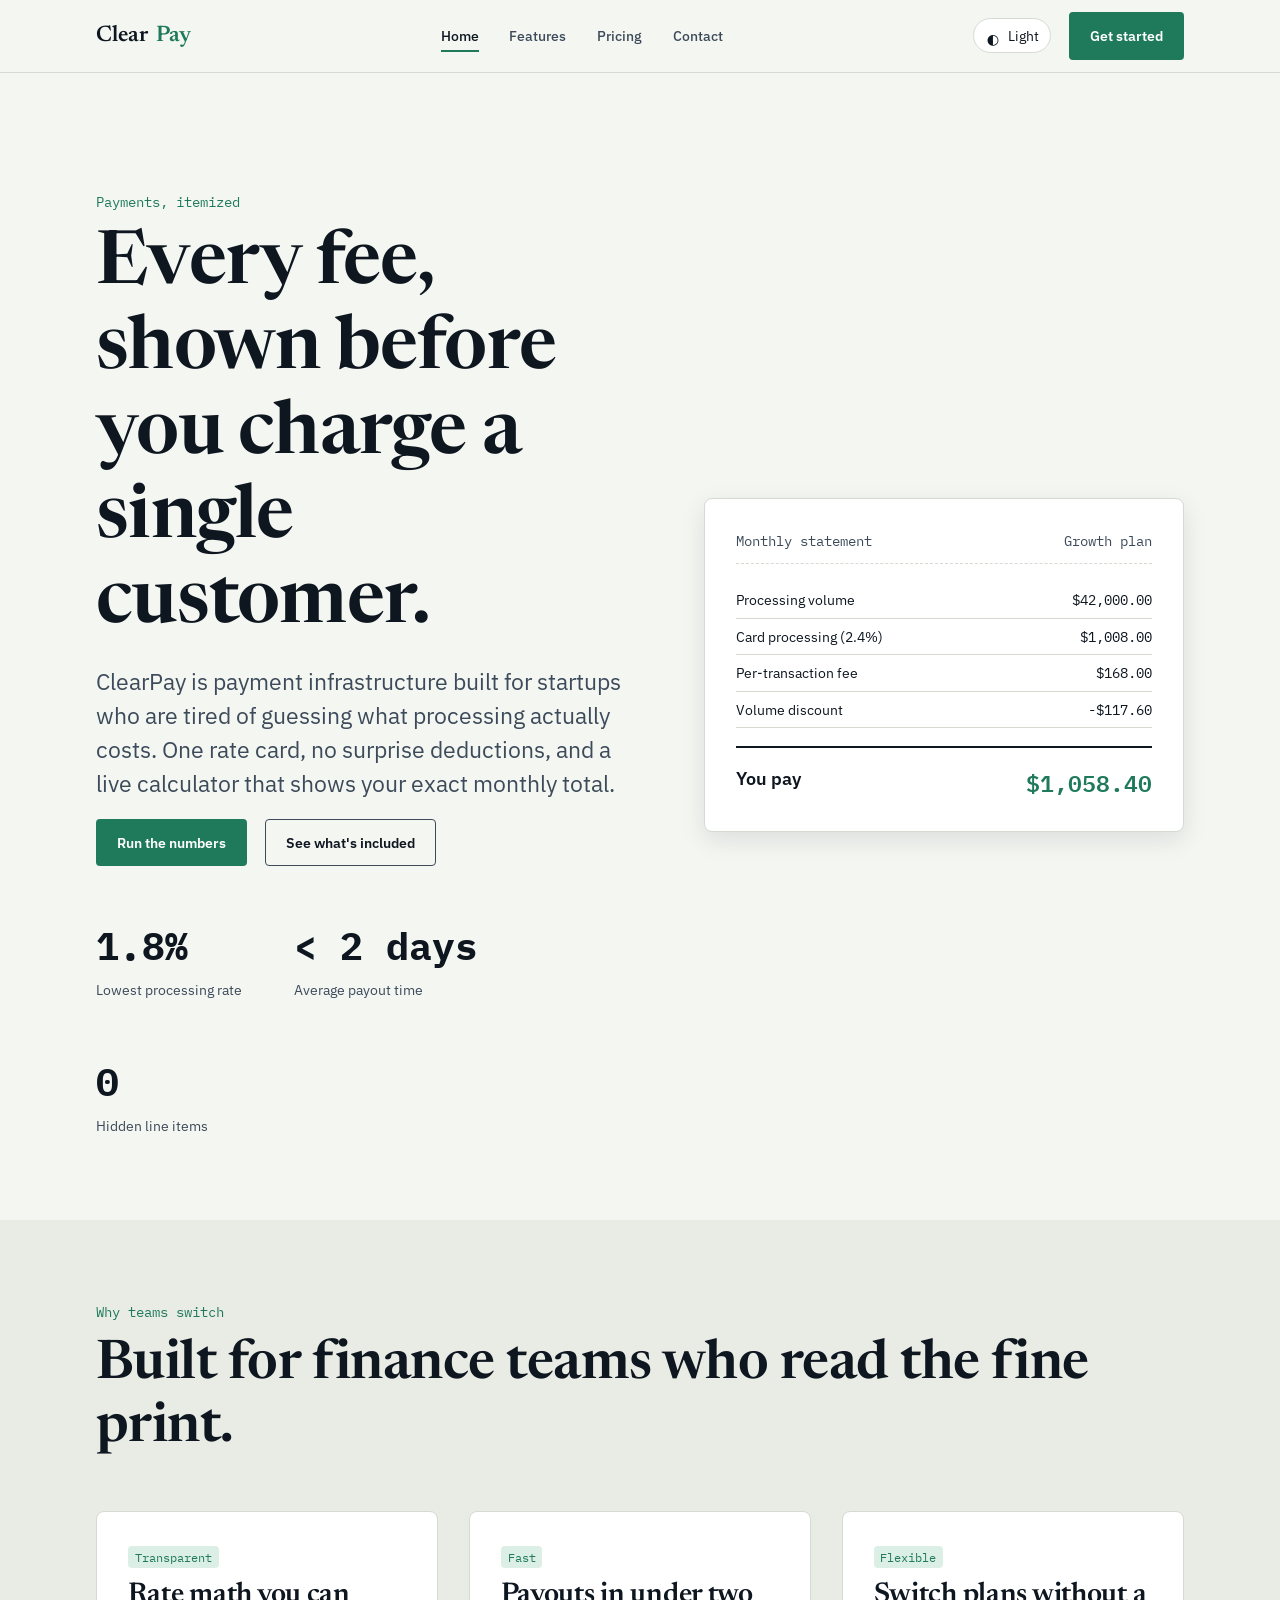
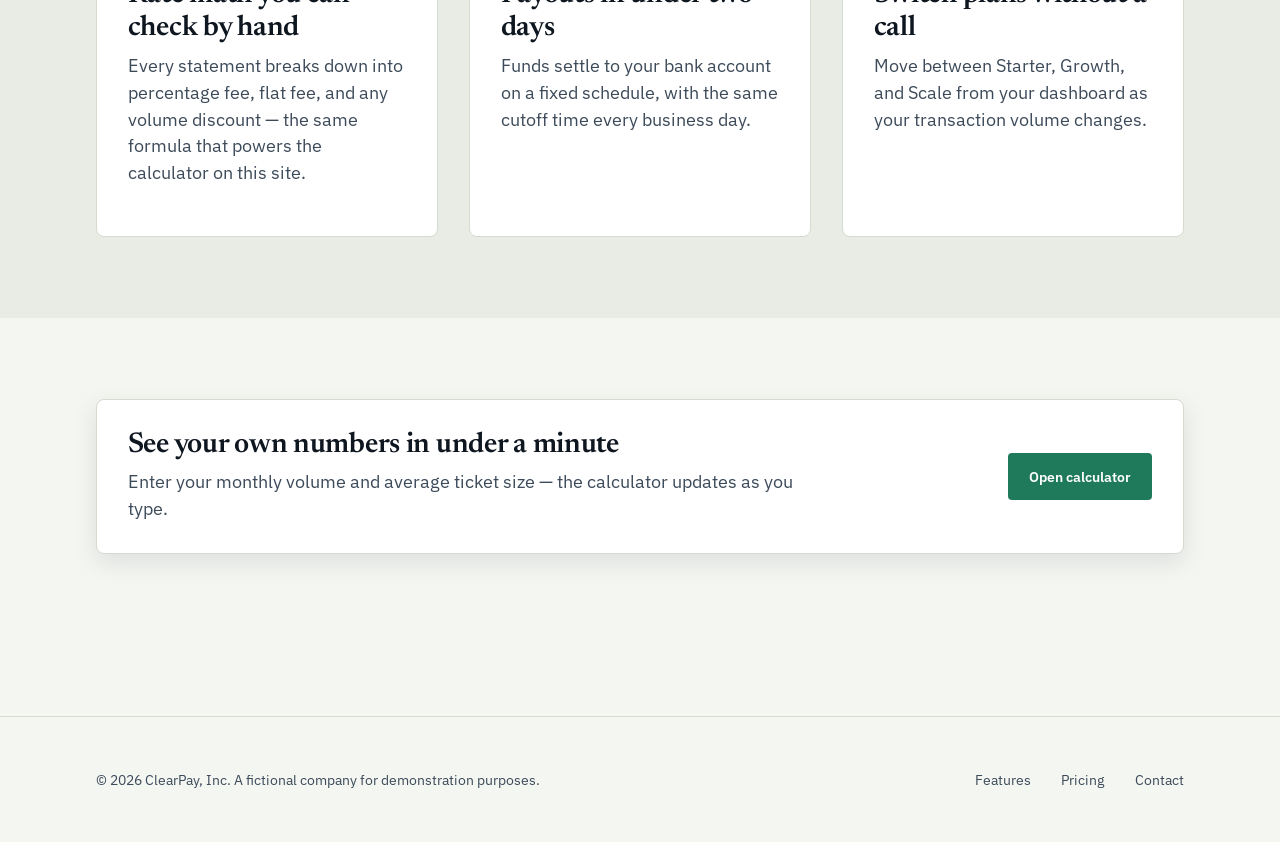
<file: clearpay/index.html>
<!DOCTYPE html>
<html lang="en">
<head>
<meta charset="UTF-8">
<meta name="viewport" content="width=device-width, initial-scale=1">
<title>ClearPay — Payments infrastructure for growing businesses</title>
<meta name="description" content="ClearPay gives startups transparent, real-time payment processing with no hidden fees — see your exact rate before you sign up.">
<link rel="preconnect" href="https://fonts.googleapis.com">
<link rel="preconnect" href="https://fonts.gstatic.com" crossorigin>
<link href="https://fonts.googleapis.com/css2?family=Newsreader:wght@500;600;700&amp;family=IBM+Plex+Sans:wght@400;500;600;700&amp;family=IBM+Plex+Mono:wght@500;600&amp;display=swap" rel="stylesheet">
<link rel="stylesheet" href="css/tokens.css">
<link rel="stylesheet" href="css/main.css">
</head>
<body>
<a class="skip-link" href="#main">Skip to main content</a>

<header class="site-header">
  <div class="wrap header-row">
    <a class="brand" href="index.html">Clear<span>Pay</span></a>
    <button class="nav-toggle" type="button" data-nav-toggle aria-expanded="false" aria-controls="primary-nav">
      <span>Menu</span>
    </button>
    <nav class="primary-nav" id="primary-nav" aria-label="Primary">
      <ul>
        <li><a href="index.html" aria-current="page">Home</a></li>
        <li><a href="features.html">Features</a></li>
        <li><a href="pricing.html">Pricing</a></li>
        <li><a href="contact.html">Contact</a></li>
      </ul>
    </nav>
    <div class="header-actions">
      <button class="theme-toggle" type="button" data-theme-toggle aria-pressed="false">
        <span class="icon" aria-hidden="true">◐</span>
        <span class="toggle-label">Light</span>
      </button>
      <a class="btn btn-primary" href="contact.html">Get started</a>
    </div>
  </div>
</header>

<main id="main">

  <section class="hero">
    <div class="wrap hero-grid">
      <div>
        <p class="eyebrow">Payments, itemized</p>
        <h1>Every fee, shown before you charge a single customer.</h1>
        <p class="lede">ClearPay is payment infrastructure built for startups who are tired of guessing what processing actually costs. One rate card, no surprise deductions, and a live calculator that shows your exact monthly total.</p>
        <div class="btn-row">
          <a class="btn btn-primary" href="pricing.html">Run the numbers</a>
          <a class="btn btn-secondary" href="features.html">See what's included</a>
        </div>
        <div class="stat-row">
          <div class="stat"><b>1.8%</b><span>Lowest processing rate</span></div>
          <div class="stat"><b>&lt; 2 days</b><span>Average payout time</span></div>
          <div class="stat"><b>0</b><span>Hidden line items</span></div>
        </div>
      </div>

      <div class="ledger-card reveal" aria-hidden="true">
        <header>
          <span>Monthly statement</span>
          <span>Growth plan</span>
        </header>
        <div class="ledger-row"><span>Processing volume</span><span class="amount">$42,000.00</span></div>
        <div class="ledger-row"><span>Card processing (2.4%)</span><span class="amount">$1,008.00</span></div>
        <div class="ledger-row"><span>Per-transaction fee</span><span class="amount">$168.00</span></div>
        <div class="ledger-row"><span>Volume discount</span><span class="amount">-$117.60</span></div>
        <div class="ledger-total"><span>You pay</span><span class="amount">$1,058.40</span></div>
      </div>
    </div>
  </section>

  <section class="section-alt">
    <div class="wrap">
      <p class="eyebrow">Why teams switch</p>
      <h2>Built for finance teams who read the fine print.</h2>
      <div class="card-grid">
        <div class="card reveal">
          <span class="tag">Transparent</span>
          <h3>Rate math you can check by hand</h3>
          <p>Every statement breaks down into percentage fee, flat fee, and any volume discount — the same formula that powers the calculator on this site.</p>
        </div>
        <div class="card reveal">
          <span class="tag">Fast</span>
          <h3>Payouts in under two days</h3>
          <p>Funds settle to your bank account on a fixed schedule, with the same cutoff time every business day.</p>
        </div>
        <div class="card reveal">
          <span class="tag">Flexible</span>
          <h3>Switch plans without a call</h3>
          <p>Move between Starter, Growth, and Scale from your dashboard as your transaction volume changes.</p>
        </div>
      </div>
    </div>
  </section>

  <section>
    <div class="wrap">
      <div class="ledger-card" style="max-width:none; display:grid; grid-template-columns: 1fr auto; align-items:center; gap: var(--space-md);">
        <div>
          <h3 style="margin-bottom:0.2em;">See your own numbers in under a minute</h3>
          <p style="margin:0;">Enter your monthly volume and average ticket size — the calculator updates as you type.</p>
        </div>
        <a class="btn btn-primary" href="pricing.html">Open calculator</a>
      </div>
    </div>
  </section>

</main>

<footer class="site-footer">
  <div class="wrap footer-grid">
    <span>&copy; 2026 ClearPay, Inc. A fictional company for demonstration purposes.</span>
    <nav aria-label="Footer">
      <ul>
        <li><a href="features.html">Features</a></li>
        <li><a href="pricing.html">Pricing</a></li>
        <li><a href="contact.html">Contact</a></li>
      </ul>
    </nav>
  </div>
</footer>

<script src="js/main.js"></script>
</body>
</html>
</file>
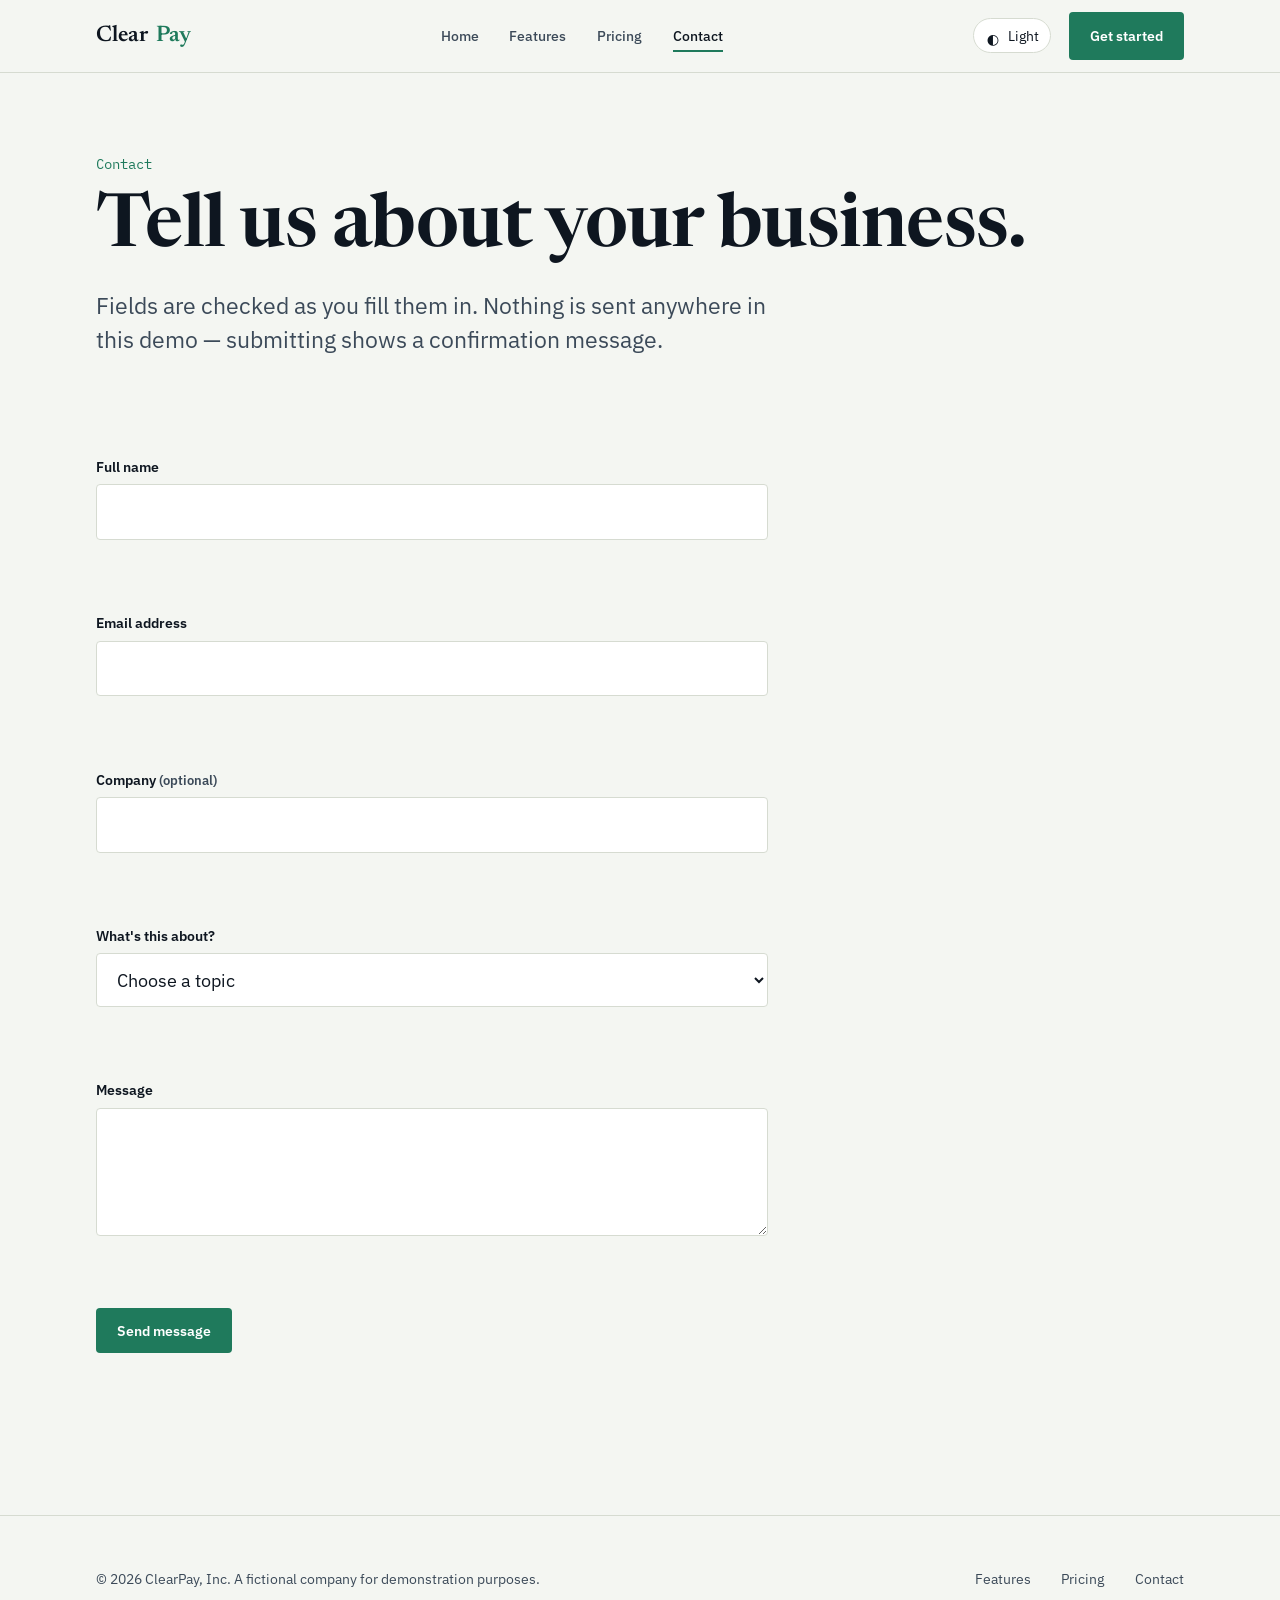
<file: clearpay/contact.html>
<!DOCTYPE html>
<html lang="en">
<head>
<meta charset="UTF-8">
<meta name="viewport" content="width=device-width, initial-scale=1">
<title>Contact — ClearPay</title>
<meta name="description" content="Get in touch with the ClearPay team about pricing, integration, or support.">
<link rel="preconnect" href="https://fonts.googleapis.com">
<link rel="preconnect" href="https://fonts.gstatic.com" crossorigin>
<link href="https://fonts.googleapis.com/css2?family=Newsreader:wght@500;600;700&amp;family=IBM+Plex+Sans:wght@400;500;600;700&amp;family=IBM+Plex+Mono:wght@500;600&amp;display=swap" rel="stylesheet">
<link rel="stylesheet" href="css/tokens.css">
<link rel="stylesheet" href="css/main.css">
</head>
<body>
<a class="skip-link" href="#main">Skip to main content</a>

<header class="site-header">
  <div class="wrap header-row">
    <a class="brand" href="index.html">Clear<span>Pay</span></a>
    <button class="nav-toggle" type="button" data-nav-toggle aria-expanded="false" aria-controls="primary-nav">
      <span>Menu</span>
    </button>
    <nav class="primary-nav" id="primary-nav" aria-label="Primary">
      <ul>
        <li><a href="index.html">Home</a></li>
        <li><a href="features.html">Features</a></li>
        <li><a href="pricing.html">Pricing</a></li>
        <li><a href="contact.html" aria-current="page">Contact</a></li>
      </ul>
    </nav>
    <div class="header-actions">
      <button class="theme-toggle" type="button" data-theme-toggle aria-pressed="false">
        <span class="icon" aria-hidden="true">◐</span>
        <span class="toggle-label">Light</span>
      </button>
      <a class="btn btn-primary" href="contact.html">Get started</a>
    </div>
  </div>
</header>

<main id="main">
  <section style="padding-bottom:0;">
    <div class="wrap">
      <p class="eyebrow">Contact</p>
      <h1>Tell us about your business.</h1>
      <p class="lede">Fields are checked as you fill them in. Nothing is sent anywhere in this demo — submitting shows a confirmation message.</p>
    </div>
  </section>

  <section>
    <div class="wrap">
      <form id="contact-form" class="form-grid" novalidate>

        <div class="form-row">
          <label for="name">Full name</label>
          <input type="text" id="name" name="name" autocomplete="name" aria-describedby="name-error" required>
          <p class="error-msg" id="name-error"></p>
        </div>

        <div class="form-row">
          <label for="email">Email address</label>
          <input type="email" id="email" name="email" autocomplete="email" aria-describedby="email-error" required>
          <p class="error-msg" id="email-error"></p>
        </div>

        <div class="form-row">
          <label for="company">Company <span class="hint">(optional)</span></label>
          <input type="text" id="company" name="company" autocomplete="organization" aria-describedby="company-error">
          <p class="error-msg" id="company-error"></p>
        </div>

        <div class="form-row">
          <label for="topic">What's this about?</label>
          <select id="topic" name="topic" aria-describedby="topic-error" required>
            <option value="">Choose a topic</option>
            <option value="pricing">Pricing &amp; plans</option>
            <option value="integration">Integration &amp; API</option>
            <option value="support">Existing account support</option>
            <option value="other">Something else</option>
          </select>
          <p class="error-msg" id="topic-error"></p>
        </div>

        <div class="form-row">
          <label for="message">Message</label>
          <textarea id="message" name="message" aria-describedby="message-error" required></textarea>
          <p class="error-msg" id="message-error"></p>
        </div>

        <div>
          <button class="btn btn-primary" type="submit">Send message</button>
        </div>

        <p id="form-status" class="form-status" role="alert"></p>
      </form>
    </div>
  </section>
</main>

<footer class="site-footer">
  <div class="wrap footer-grid">
    <span>&copy; 2026 ClearPay, Inc. A fictional company for demonstration purposes.</span>
    <nav aria-label="Footer">
      <ul>
        <li><a href="features.html">Features</a></li>
        <li><a href="pricing.html">Pricing</a></li>
        <li><a href="contact.html">Contact</a></li>
      </ul>
    </nav>
  </div>
</footer>

<script src="js/main.js"></script>
<script src="js/contact.js"></script>
</body>
</html>
</file>
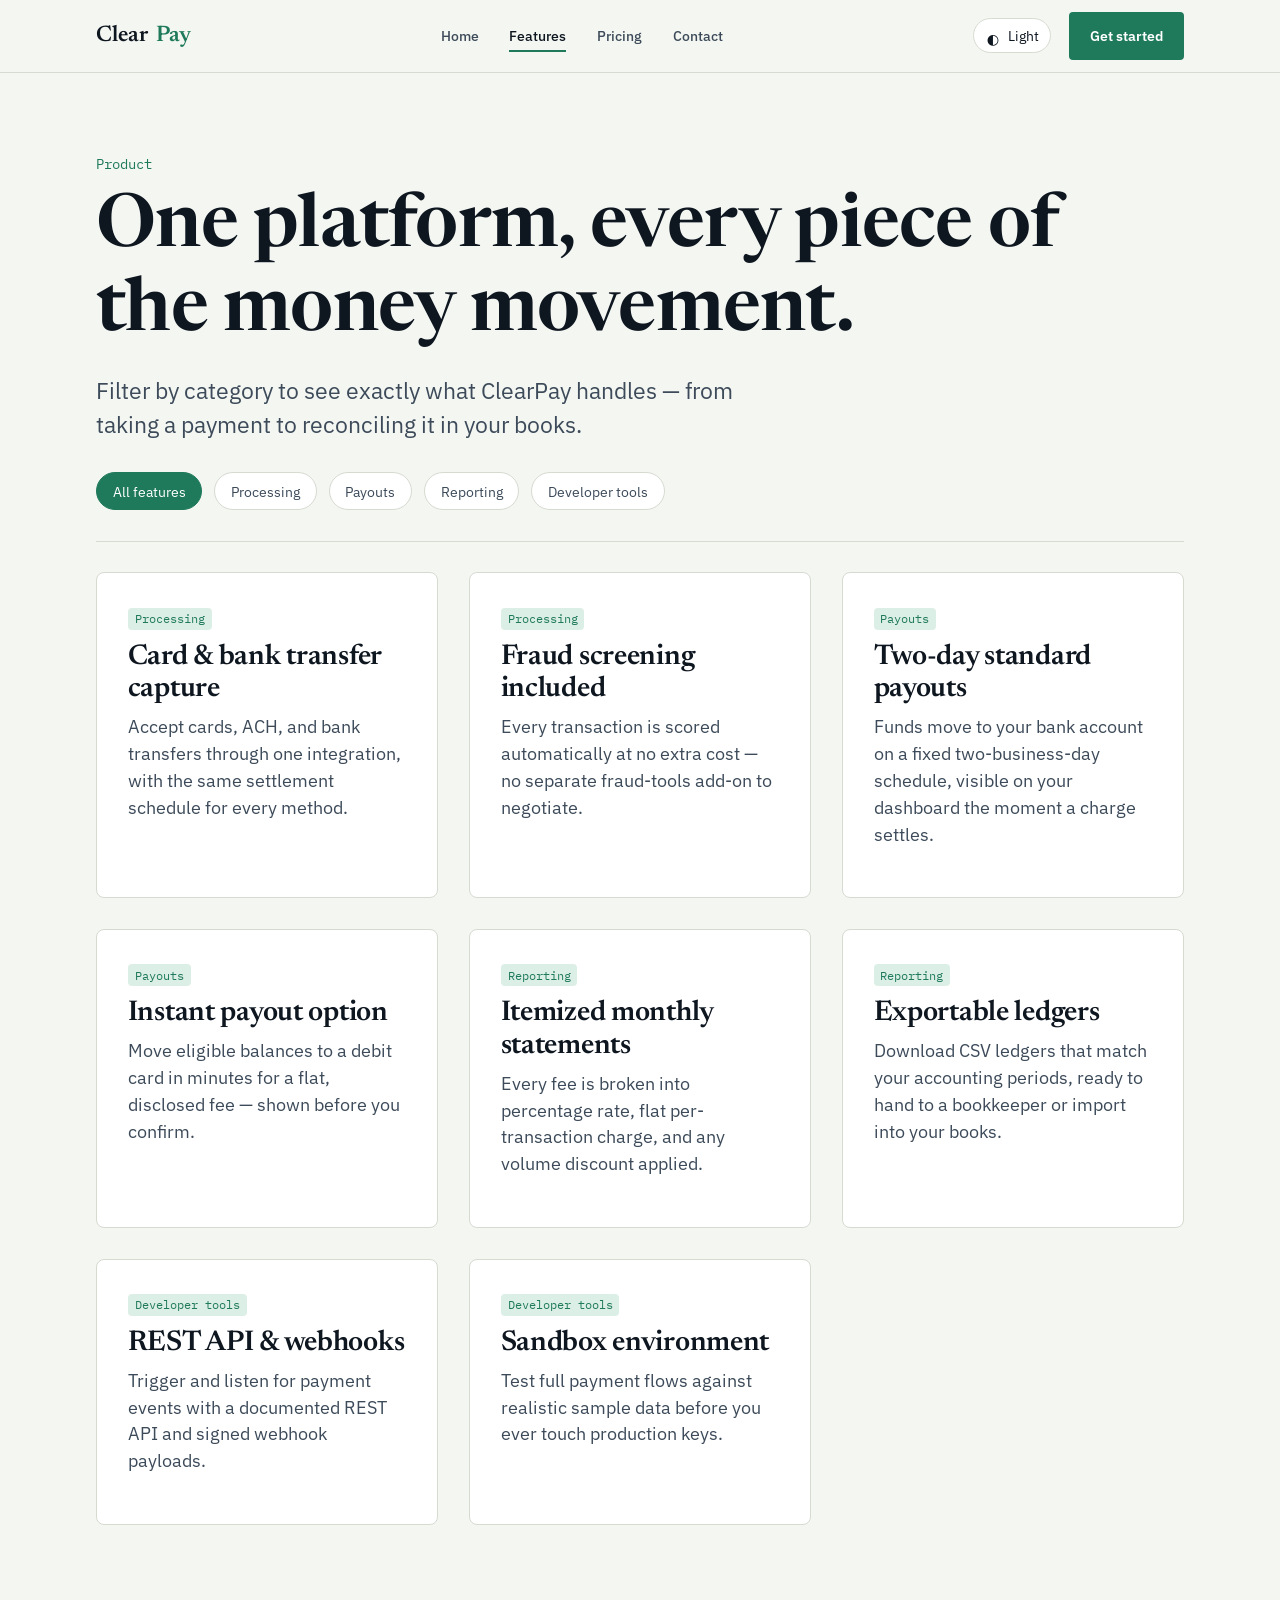
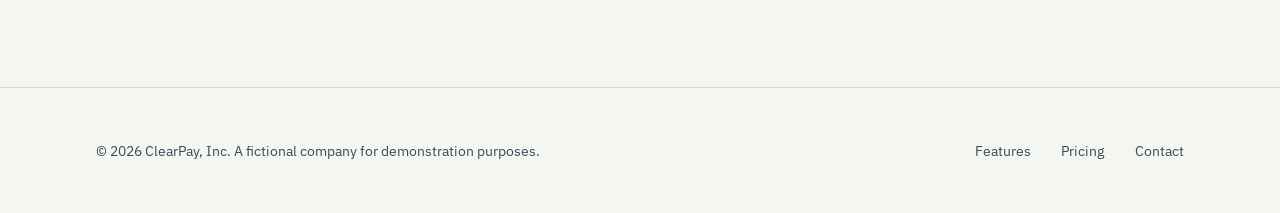
<file: clearpay/features.html>
<!DOCTYPE html>
<html lang="en">
<head>
<meta charset="UTF-8">
<meta name="viewport" content="width=device-width, initial-scale=1">
<title>Features — ClearPay</title>
<meta name="description" content="Explore ClearPay's payment processing, payouts, reporting, and developer tools — filter by category to find what you need.">
<link rel="preconnect" href="https://fonts.googleapis.com">
<link rel="preconnect" href="https://fonts.gstatic.com" crossorigin>
<link href="https://fonts.googleapis.com/css2?family=Newsreader:wght@500;600;700&amp;family=IBM+Plex+Sans:wght@400;500;600;700&amp;family=IBM+Plex+Mono:wght@500;600&amp;display=swap" rel="stylesheet">
<link rel="stylesheet" href="css/tokens.css">
<link rel="stylesheet" href="css/main.css">
</head>
<body>
<a class="skip-link" href="#main">Skip to main content</a>

<header class="site-header">
  <div class="wrap header-row">
    <a class="brand" href="index.html">Clear<span>Pay</span></a>
    <button class="nav-toggle" type="button" data-nav-toggle aria-expanded="false" aria-controls="primary-nav">
      <span>Menu</span>
    </button>
    <nav class="primary-nav" id="primary-nav" aria-label="Primary">
      <ul>
        <li><a href="index.html">Home</a></li>
        <li><a href="features.html" aria-current="page">Features</a></li>
        <li><a href="pricing.html">Pricing</a></li>
        <li><a href="contact.html">Contact</a></li>
      </ul>
    </nav>
    <div class="header-actions">
      <button class="theme-toggle" type="button" data-theme-toggle aria-pressed="false">
        <span class="icon" aria-hidden="true">◐</span>
        <span class="toggle-label">Light</span>
      </button>
      <a class="btn btn-primary" href="contact.html">Get started</a>
    </div>
  </div>
</header>

<main id="main">
  <section style="padding-bottom: 0;">
    <div class="wrap">
      <p class="eyebrow">Product</p>
      <h1>One platform, every piece of the money movement.</h1>
      <p class="lede">Filter by category to see exactly what ClearPay handles — from taking a payment to reconciling it in your books.</p>

      <div class="filter-bar" data-filter-bar role="group" aria-label="Filter features by category">
        <button class="filter-btn" type="button" data-filter="all" aria-pressed="true">All features</button>
        <button class="filter-btn" type="button" data-filter="processing" aria-pressed="false">Processing</button>
        <button class="filter-btn" type="button" data-filter="payouts" aria-pressed="false">Payouts</button>
        <button class="filter-btn" type="button" data-filter="reporting" aria-pressed="false">Reporting</button>
        <button class="filter-btn" type="button" data-filter="developer" aria-pressed="false">Developer tools</button>
      </div>
      <p id="filter-status" class="visually-hidden" role="status" aria-live="polite"></p>
    </div>
  </section>

  <section style="padding-top: var(--space-md);">
    <div class="wrap card-grid" style="margin-top:0;">

      <article class="card feature-card reveal" data-category="processing">
        <span class="tag">Processing</span>
        <h3>Card &amp; bank transfer capture</h3>
        <p>Accept cards, ACH, and bank transfers through one integration, with the same settlement schedule for every method.</p>
      </article>

      <article class="card feature-card reveal" data-category="processing">
        <span class="tag">Processing</span>
        <h3>Fraud screening included</h3>
        <p>Every transaction is scored automatically at no extra cost — no separate fraud-tools add-on to negotiate.</p>
      </article>

      <article class="card feature-card reveal" data-category="payouts">
        <span class="tag">Payouts</span>
        <h3>Two-day standard payouts</h3>
        <p>Funds move to your bank account on a fixed two-business-day schedule, visible on your dashboard the moment a charge settles.</p>
      </article>

      <article class="card feature-card reveal" data-category="payouts">
        <span class="tag">Payouts</span>
        <h3>Instant payout option</h3>
        <p>Move eligible balances to a debit card in minutes for a flat, disclosed fee — shown before you confirm.</p>
      </article>

      <article class="card feature-card reveal" data-category="reporting">
        <span class="tag">Reporting</span>
        <h3>Itemized monthly statements</h3>
        <p>Every fee is broken into percentage rate, flat per-transaction charge, and any volume discount applied.</p>
      </article>

      <article class="card feature-card reveal" data-category="reporting">
        <span class="tag">Reporting</span>
        <h3>Exportable ledgers</h3>
        <p>Download CSV ledgers that match your accounting periods, ready to hand to a bookkeeper or import into your books.</p>
      </article>

      <article class="card feature-card reveal" data-category="developer">
        <span class="tag">Developer tools</span>
        <h3>REST API &amp; webhooks</h3>
        <p>Trigger and listen for payment events with a documented REST API and signed webhook payloads.</p>
      </article>

      <article class="card feature-card reveal" data-category="developer">
        <span class="tag">Developer tools</span>
        <h3>Sandbox environment</h3>
        <p>Test full payment flows against realistic sample data before you ever touch production keys.</p>
      </article>

    </div>
  </section>
</main>

<footer class="site-footer">
  <div class="wrap footer-grid">
    <span>&copy; 2026 ClearPay, Inc. A fictional company for demonstration purposes.</span>
    <nav aria-label="Footer">
      <ul>
        <li><a href="features.html">Features</a></li>
        <li><a href="pricing.html">Pricing</a></li>
        <li><a href="contact.html">Contact</a></li>
      </ul>
    </nav>
  </div>
</footer>

<script src="js/main.js"></script>
<script src="js/features.js"></script>
</body>
</html>
</file>
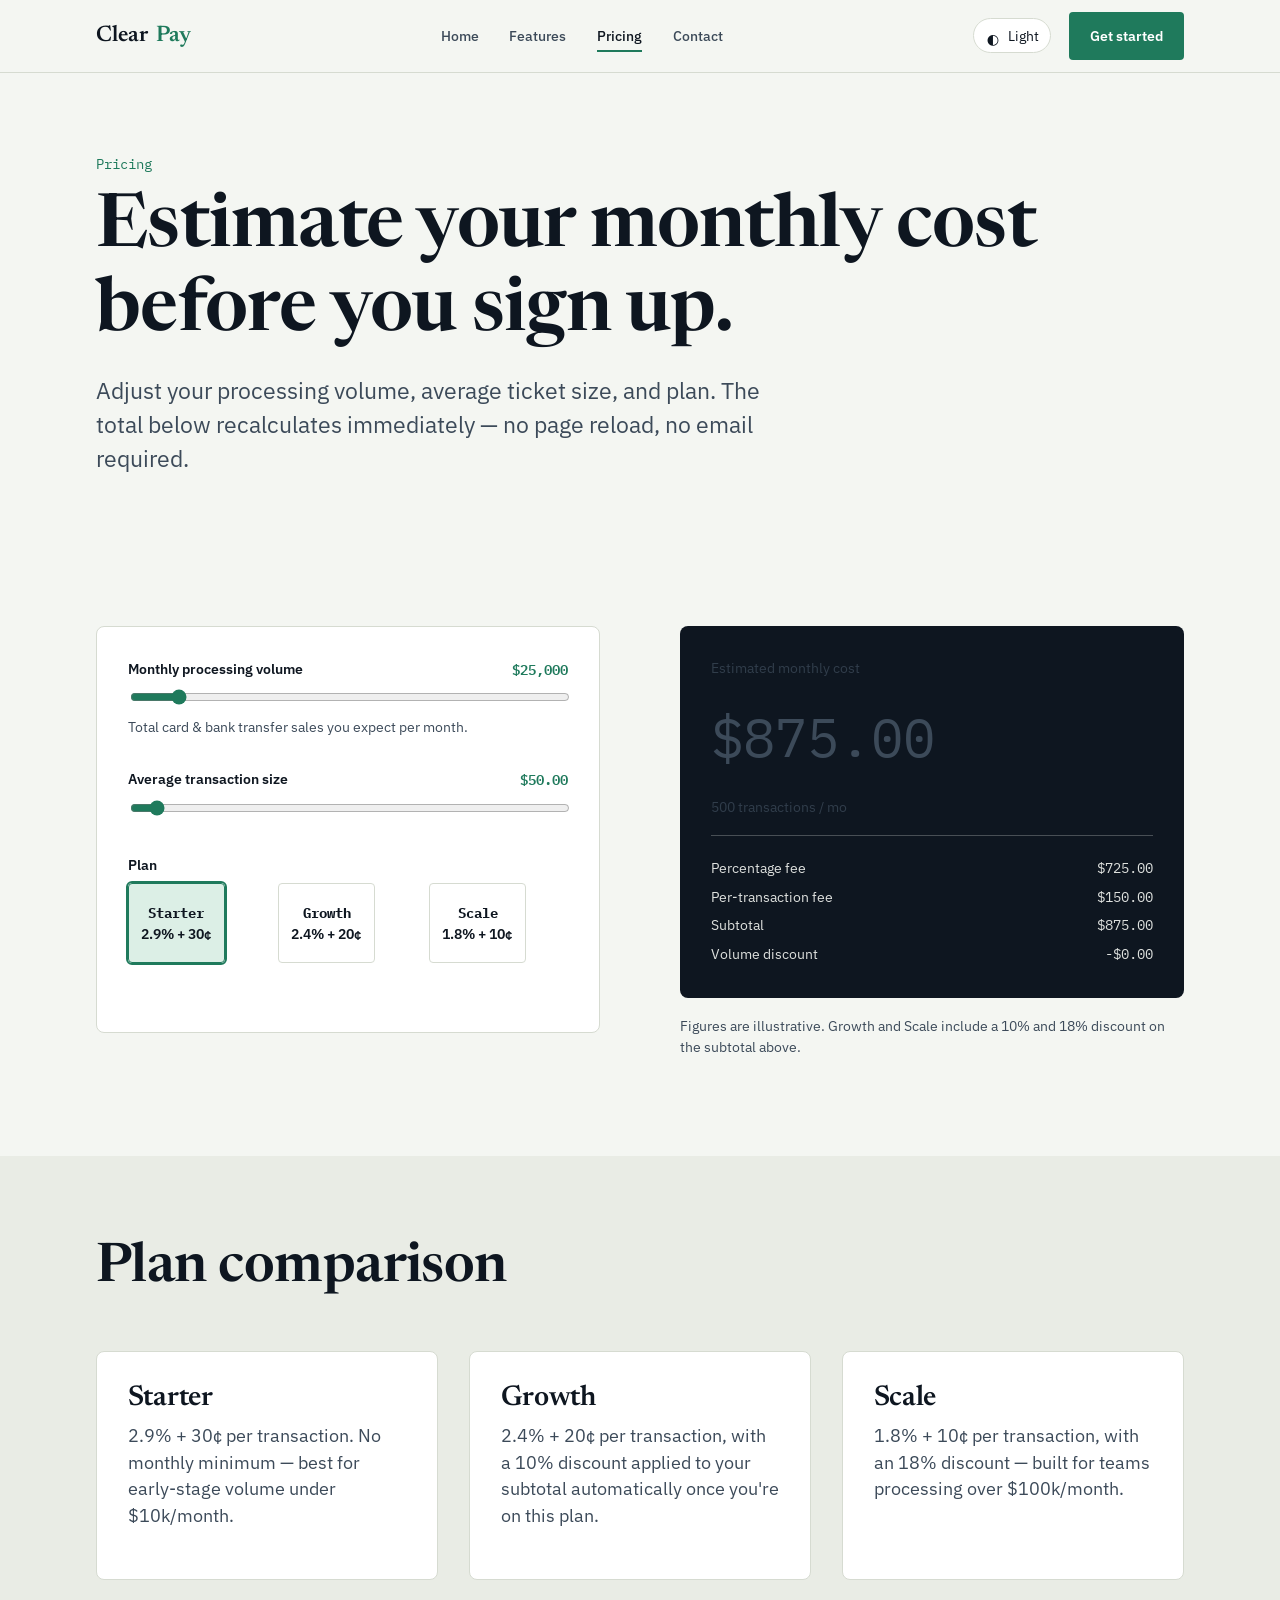
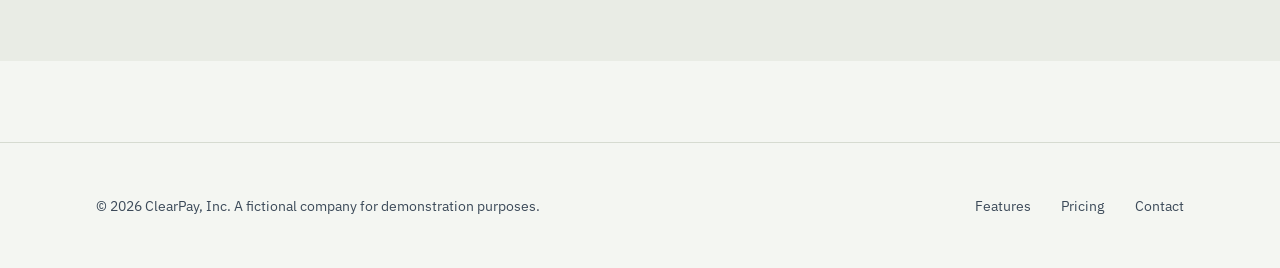
<file: clearpay/pricing.html>
<!DOCTYPE html>
<html lang="en">
<head>
<meta charset="UTF-8">
<meta name="viewport" content="width=device-width, initial-scale=1">
<title>Pricing calculator — ClearPay</title>
<meta name="description" content="Estimate your monthly ClearPay processing cost in real time by plan, volume, and average ticket size.">
<link rel="preconnect" href="https://fonts.googleapis.com">
<link rel="preconnect" href="https://fonts.gstatic.com" crossorigin>
<link href="https://fonts.googleapis.com/css2?family=Newsreader:wght@500;600;700&amp;family=IBM+Plex+Sans:wght@400;500;600;700&amp;family=IBM+Plex+Mono:wght@500;600&amp;display=swap" rel="stylesheet">
<link rel="stylesheet" href="css/tokens.css">
<link rel="stylesheet" href="css/main.css">
</head>
<body>
<a class="skip-link" href="#main">Skip to main content</a>

<header class="site-header">
  <div class="wrap header-row">
    <a class="brand" href="index.html">Clear<span>Pay</span></a>
    <button class="nav-toggle" type="button" data-nav-toggle aria-expanded="false" aria-controls="primary-nav">
      <span>Menu</span>
    </button>
    <nav class="primary-nav" id="primary-nav" aria-label="Primary">
      <ul>
        <li><a href="index.html">Home</a></li>
        <li><a href="features.html">Features</a></li>
        <li><a href="pricing.html" aria-current="page">Pricing</a></li>
        <li><a href="contact.html">Contact</a></li>
      </ul>
    </nav>
    <div class="header-actions">
      <button class="theme-toggle" type="button" data-theme-toggle aria-pressed="false">
        <span class="icon" aria-hidden="true">◐</span>
        <span class="toggle-label">Light</span>
      </button>
      <a class="btn btn-primary" href="contact.html">Get started</a>
    </div>
  </div>
</header>

<main id="main">
  <section style="padding-bottom:0;">
    <div class="wrap">
      <p class="eyebrow">Pricing</p>
      <h1>Estimate your monthly cost before you sign up.</h1>
      <p class="lede">Adjust your processing volume, average ticket size, and plan. The total below recalculates immediately — no page reload, no email required.</p>
    </div>
  </section>

  <section>
    <div class="wrap">
      <form id="calculator" class="calc-layout">

        <div class="calc-panel">
          <fieldset style="border:none; padding:0; margin:0;">
            <legend class="visually-hidden">Calculator inputs</legend>

            <div class="field">
              <label for="volume">
                Monthly processing volume
                <span class="value" id="volume-value">$25,000</span>
              </label>
              <input type="range" id="volume" name="volume" min="1000" max="250000" step="500" value="25000" aria-describedby="volume-hint">
              <p class="hint" id="volume-hint" style="margin:0.3em 0 0; font-size:0.85rem; color:var(--text-secondary);">Total card &amp; bank transfer sales you expect per month.</p>
            </div>

            <div class="field">
              <label for="avg-ticket">
                Average transaction size
                <span class="value" id="avg-ticket-value">$50.00</span>
              </label>
              <input type="range" id="avg-ticket" name="avgTicket" min="5" max="1000" step="5" value="50">
            </div>

            <div class="field">
              <span style="display:block; font-size:var(--step--1); font-weight:600; margin-bottom:var(--space-2xs);">Plan</span>
              <div class="plan-options">
                <label class="plan-option">
                  <input type="radio" name="plan" value="starter" checked>
                  <span class="plan-card"><b>Starter</b>2.9% + 30¢</span>
                </label>
                <label class="plan-option">
                  <input type="radio" name="plan" value="growth">
                  <span class="plan-card"><b>Growth</b>2.4% + 20¢</span>
                </label>
                <label class="plan-option">
                  <input type="radio" name="plan" value="scale">
                  <span class="plan-card"><b>Scale</b>1.8% + 10¢</span>
                </label>
              </div>
            </div>
          </fieldset>
        </div>

        <div>
          <div class="result-card" role="status" aria-live="polite">
            <p class="result-label">Estimated monthly cost</p>
            <p class="result-amount" id="result-amount">$1,025.00</p>
            <p class="result-label" id="result-tx-count">500 transactions / mo</p>
            <div class="result-breakdown">
              <div><span>Percentage fee</span><span class="amount" id="breakdown-percent">$725.00</span></div>
              <div><span>Per-transaction fee</span><span class="amount" id="breakdown-flat">$150.00</span></div>
              <div><span>Subtotal</span><span class="amount" id="breakdown-subtotal">$875.00</span></div>
              <div><span>Volume discount</span><span class="amount" id="breakdown-discount">-$0.00</span></div>
            </div>
          </div>
          <p class="hint" style="font-size:0.85rem; color:var(--text-secondary); margin-top:var(--space-sm);">Figures are illustrative. Growth and Scale include a 10% and 18% discount on the subtotal above.</p>
        </div>

      </form>
    </div>
  </section>

  <section class="section-alt">
    <div class="wrap">
      <h2>Plan comparison</h2>
      <div class="card-grid">
        <div class="card reveal">
          <h3>Starter</h3>
          <p>2.9% + 30¢ per transaction. No monthly minimum — best for early-stage volume under $10k/month.</p>
        </div>
        <div class="card reveal">
          <h3>Growth</h3>
          <p>2.4% + 20¢ per transaction, with a 10% discount applied to your subtotal automatically once you're on this plan.</p>
        </div>
        <div class="card reveal">
          <h3>Scale</h3>
          <p>1.8% + 10¢ per transaction, with an 18% discount — built for teams processing over $100k/month.</p>
        </div>
      </div>
    </div>
  </section>
</main>

<footer class="site-footer">
  <div class="wrap footer-grid">
    <span>&copy; 2026 ClearPay, Inc. A fictional company for demonstration purposes.</span>
    <nav aria-label="Footer">
      <ul>
        <li><a href="features.html">Features</a></li>
        <li><a href="pricing.html">Pricing</a></li>
        <li><a href="contact.html">Contact</a></li>
      </ul>
    </nav>
  </div>
</footer>

<script src="js/main.js"></script>
<script src="js/pricing.js"></script>
</body>
</html>
</file>
<file: clearpay/css/tokens.css>
/* =========================================================
   ClearPay Design Tokens
   A ledger-inspired palette: ink navy, paper, emerald & brass.
   ========================================================= */

:root {
  /* ---- Color: base palette ---- */
  --color-ink-900: #0E1620;
  --color-ink-700: #1B2836;
  --color-ink-500: #3C4A59;
  --color-paper-000: #F4F6F2;
  --color-paper-100: #E9ECE5;
  --color-line-200: #D6DBD1;
  --color-emerald-600: #1F7A5C;
  --color-emerald-700: #175C45;
  --color-emerald-100: #DCEFE6;
  --color-brass-500: #C08A2E;
  --color-brass-100: #F3E6CB;
  --color-red-600: #B3432E;
  --color-red-100: #F6E2DC;

  /* ---- Semantic (light theme default) ---- */
  --bg-page: var(--color-paper-000);
  --bg-surface: #FFFFFF;
  --bg-surface-alt: var(--color-paper-100);
  --bg-inverse: var(--color-ink-900);
  --text-primary: var(--color-ink-900);
  --text-secondary: var(--color-ink-500);
  --text-on-inverse: var(--color-paper-000);
  --text-on-accent: #FFFFFF;
  --border-default: var(--color-line-200);
  --border-strong: var(--color-ink-500);
  --accent-primary: var(--color-emerald-600);
  --accent-primary-hover: var(--color-emerald-700);
  --accent-secondary: var(--color-brass-500);
  --accent-on-primary-tint: var(--color-emerald-100);
  --danger: var(--color-red-600);
  --danger-tint: var(--color-red-100);
  --focus-ring: #1B2836;

  --shadow-1: 0 1px 2px rgba(14, 22, 32, 0.06), 0 1px 1px rgba(14, 22, 32, 0.04);
  --shadow-2: 0 8px 24px rgba(14, 22, 32, 0.10);

  /* ---- Type ---- */
  --font-display: "Newsreader", "Iowan Old Style", "Georgia", serif;
  --font-body: "IBM Plex Sans", "Segoe UI", system-ui, sans-serif;
  --font-mono: "IBM Plex Mono", "SFMono-Regular", Consolas, monospace;

  --step--1: clamp(0.80rem, 0.77rem + 0.15vw, 0.89rem);
  --step-0:  clamp(1.00rem, 0.96rem + 0.20vw, 1.13rem);
  --step-1:  clamp(1.20rem, 1.13rem + 0.35vw, 1.42rem);
  --step-2:  clamp(1.44rem, 1.32rem + 0.60vw, 1.78rem);
  --step-3:  clamp(1.80rem, 1.58rem + 1.05vw, 2.40rem);
  --step-4:  clamp(2.30rem, 1.92rem + 1.85vw, 3.40rem);
  --step-5:  clamp(2.90rem, 2.30rem + 2.90vw, 4.60rem);

  --leading-tight: 1.15;
  --leading-normal: 1.5;
  --leading-relaxed: 1.7;

  /* ---- Space (fluid) ---- */
  --space-2xs: clamp(0.35rem, 0.32rem + 0.15vw, 0.5rem);
  --space-xs:  clamp(0.6rem, 0.55rem + 0.25vw, 0.85rem);
  --space-sm:  clamp(0.9rem, 0.8rem + 0.4vw, 1.25rem);
  --space-md:  clamp(1.4rem, 1.2rem + 0.9vw, 2rem);
  --space-lg:  clamp(2.2rem, 1.8rem + 1.8vw, 3.4rem);
  --space-xl:  clamp(3.2rem, 2.5rem + 3.2vw, 5.5rem);
  --space-2xl: clamp(4.5rem, 3.4rem + 5vw, 8rem);

  /* ---- Layout ---- */
  --content-max: 74rem;
  --content-narrow: 42rem;
  --radius-sm: 4px;
  --radius-md: 8px;
  --border-w: 1px;

  --duration-fast: 150ms;
  --duration-base: 260ms;
  --ease-standard: cubic-bezier(0.2, 0.7, 0.3, 1);
}

/* ---- Dark theme override ---- */
[data-theme="dark"] {
  --bg-page: #0B1119;
  --bg-surface: #121B26;
  --bg-surface-alt: #17212D;
  --bg-inverse: var(--color-paper-000);
  --text-primary: #EDF1EC;
  --text-secondary: #9FADB9;
  --text-on-inverse: var(--color-ink-900);
  --border-default: #263241;
  --border-strong: #48586A;
  --accent-primary: #3FA383;
  --accent-primary-hover: #58BC9C;
  --accent-secondary: #D8A64F;
  --accent-on-primary-tint: #16302A;
  --danger: #E08469;
  --danger-tint: #3A211C;
  --focus-ring: #D8A64F;
  --shadow-1: 0 1px 2px rgba(0, 0, 0, 0.4);
  --shadow-2: 0 8px 24px rgba(0, 0, 0, 0.45);
}

@media (prefers-reduced-motion: reduce) {
  :root {
    --duration-fast: 0ms;
    --duration-base: 0ms;
  }
}
</file>
<file: clearpay/css/main.css>
/* =========================================================
   ClearPay — main stylesheet
   ========================================================= */

*, *::before, *::after { box-sizing: border-box; }
html { -webkit-text-size-adjust: 100%; }

body {
  margin: 0;
  font-family: var(--font-body);
  background: var(--bg-page);
  color: var(--text-primary);
  line-height: var(--leading-normal);
  font-size: var(--step-0);
  transition: background-color var(--duration-base) var(--ease-standard),
              color var(--duration-base) var(--ease-standard);
}

img { max-width: 100%; display: block; }
a { color: inherit; }

h1, h2, h3, h4 {
  font-family: var(--font-display);
  line-height: var(--leading-tight);
  font-weight: 600;
  margin: 0 0 var(--space-sm);
  letter-spacing: -0.01em;
}
h1 { font-size: var(--step-5); }
h2 { font-size: var(--step-4); }
h3 { font-size: var(--step-2); }
h4 { font-size: var(--step-1); }
p  { margin: 0 0 var(--space-sm); color: var(--text-secondary); max-width: 62ch; }
.lede { font-size: var(--step-1); color: var(--text-secondary); max-width: var(--content-narrow); }

/* ---- Skip link ---- */
.skip-link {
  position: absolute;
  left: var(--space-sm);
  top: -3rem;
  background: var(--bg-inverse);
  color: var(--text-on-inverse);
  padding: 0.6em 1em;
  border-radius: var(--radius-sm);
  z-index: 100;
  transition: top var(--duration-fast) var(--ease-standard);
}
.skip-link:focus { top: var(--space-sm); }

/* ---- Focus ---- */
:focus-visible {
  outline: 2px solid var(--focus-ring);
  outline-offset: 2px;
  border-radius: var(--radius-sm);
}

/* ---- Layout helpers ---- */
.wrap {
  max-width: var(--content-max);
  margin-inline: auto;
  padding-inline: clamp(1.1rem, 4vw, 3rem);
}
section { padding-block: var(--space-xl); }
.section-alt { background: var(--bg-surface-alt); }

/* ---- Header / nav ---- */
.site-header {
  position: sticky;
  top: 0;
  z-index: 50;
  background: color-mix(in srgb, var(--bg-page) 88%, transparent);
  backdrop-filter: blur(10px);
  border-bottom: var(--border-w) solid var(--border-default);
}
.header-row {
  display: flex;
  align-items: center;
  justify-content: space-between;
  padding-block: var(--space-xs);
  gap: var(--space-sm);
}
.brand {
  font-family: var(--font-display);
  font-size: var(--step-1);
  font-weight: 600;
  text-decoration: none;
  display: flex;
  align-items: baseline;
  gap: 0.35em;
}
.brand span { color: var(--accent-primary); }

.nav-toggle {
  display: none;
  background: none;
  border: var(--border-w) solid var(--border-default);
  border-radius: var(--radius-sm);
  padding: 0.5em 0.7em;
  font: inherit;
  color: var(--text-primary);
  cursor: pointer;
}

.primary-nav ul {
  list-style: none;
  display: flex;
  gap: var(--space-md);
  margin: 0;
  padding: 0;
}
.primary-nav a {
  text-decoration: none;
  color: var(--text-secondary);
  font-size: var(--step--1);
  font-weight: 500;
  padding-block: 0.3em;
  border-bottom: 2px solid transparent;
}
.primary-nav a:hover,
.primary-nav a[aria-current="page"] {
  color: var(--text-primary);
  border-bottom-color: var(--accent-primary);
}

.header-actions { display: flex; align-items: center; gap: var(--space-sm); }

.theme-toggle {
  display: inline-flex;
  align-items: center;
  gap: 0.5em;
  background: var(--bg-surface);
  border: var(--border-w) solid var(--border-default);
  color: var(--text-primary);
  border-radius: 999px;
  padding: 0.4em 0.8em;
  font: inherit;
  font-size: var(--step--1);
  cursor: pointer;
}
.theme-toggle .icon { width: 1.1em; height: 1.1em; }

/* ---- Buttons ---- */
.btn {
  display: inline-flex;
  align-items: center;
  justify-content: center;
  gap: 0.5em;
  font-family: var(--font-body);
  font-weight: 600;
  font-size: var(--step--1);
  text-decoration: none;
  padding: 0.85em 1.4em;
  border-radius: var(--radius-sm);
  border: var(--border-w) solid transparent;
  cursor: pointer;
  transition: background-color var(--duration-fast) var(--ease-standard),
              transform var(--duration-fast) var(--ease-standard),
              border-color var(--duration-fast) var(--ease-standard);
}
.btn-primary { background: var(--accent-primary); color: var(--text-on-accent); }
.btn-primary:hover { background: var(--accent-primary-hover); }
.btn-secondary { background: transparent; border-color: var(--border-strong); color: var(--text-primary); }
.btn-secondary:hover { background: var(--bg-surface-alt); }
.btn:active { transform: translateY(1px); }
.btn-row { display: flex; flex-wrap: wrap; gap: var(--space-sm); }

/* ---- Hero ---- */
.hero {
  padding-block: var(--space-2xl) var(--space-xl);
}
.hero-grid {
  display: grid;
  grid-template-columns: 1.1fr 1fr;
  gap: var(--space-xl);
  align-items: center;
}
.eyebrow {
  font-family: var(--font-mono);
  font-size: var(--step--1);
  color: var(--accent-primary);
  margin: 0 0 var(--space-xs);
}
.stat-row {
  display: flex;
  gap: var(--space-lg);
  margin-top: var(--space-lg);
  flex-wrap: wrap;
}
.stat b {
  display: block;
  font-family: var(--font-mono);
  font-size: var(--step-3);
  color: var(--text-primary);
}
.stat span { font-size: var(--step--1); color: var(--text-secondary); }

/* ---- Ledger card (hero visual) ---- */
.ledger-card {
  background: var(--bg-surface);
  border: var(--border-w) solid var(--border-default);
  border-radius: var(--radius-md);
  box-shadow: var(--shadow-2);
  padding: var(--space-md);
}
.ledger-card header {
  display: flex;
  justify-content: space-between;
  align-items: baseline;
  border-bottom: var(--border-w) dashed var(--border-default);
  padding-bottom: var(--space-xs);
  margin-bottom: var(--space-sm);
  font-family: var(--font-mono);
  font-size: var(--step--1);
  color: var(--text-secondary);
}
.ledger-row {
  display: flex;
  justify-content: space-between;
  padding-block: 0.5em;
  border-bottom: var(--border-w) solid var(--border-default);
  font-size: var(--step--1);
}
.ledger-row:last-child { border-bottom: none; }
.ledger-row .amount { font-family: var(--font-mono); color: var(--text-primary); }
.ledger-total {
  display: flex;
  justify-content: space-between;
  margin-top: var(--space-sm);
  padding-top: var(--space-sm);
  border-top: 2px solid var(--text-primary);
  font-weight: 600;
}
.ledger-total .amount { font-family: var(--font-mono); font-size: var(--step-1); color: var(--accent-primary); }

/* ---- Card grid ---- */
.card-grid {
  display: grid;
  grid-template-columns: repeat(auto-fit, minmax(min(100%, 16rem), 1fr));
  gap: var(--space-md);
  margin-top: var(--space-lg);
}
.card {
  background: var(--bg-surface);
  border: var(--border-w) solid var(--border-default);
  border-radius: var(--radius-md);
  padding: var(--space-md);
}
.card h3 { margin-bottom: var(--space-2xs); }
.card .tag {
  display: inline-block;
  font-family: var(--font-mono);
  font-size: 0.72rem;
  color: var(--accent-primary);
  background: var(--accent-on-primary-tint);
  border-radius: var(--radius-sm);
  padding: 0.2em 0.6em;
  margin-bottom: var(--space-xs);
}

/* ---- Filter bar ---- */
.filter-bar {
  display: flex;
  flex-wrap: wrap;
  gap: var(--space-xs);
  margin-top: var(--space-md);
  border-bottom: var(--border-w) solid var(--border-default);
  padding-bottom: var(--space-md);
}
.filter-btn {
  background: var(--bg-surface);
  border: var(--border-w) solid var(--border-default);
  border-radius: 999px;
  padding: 0.5em 1.1em;
  font: inherit;
  font-size: var(--step--1);
  color: var(--text-secondary);
  cursor: pointer;
}
.filter-btn[aria-pressed="true"] {
  background: var(--accent-primary);
  border-color: var(--accent-primary);
  color: var(--text-on-accent);
}
.feature-card[hidden] { display: none; }

/* ---- Pricing calculator ---- */
.calc-layout {
  display: grid;
  grid-template-columns: 1fr 1fr;
  gap: var(--space-xl);
  align-items: start;
  margin-top: var(--space-lg);
}
.calc-panel {
  background: var(--bg-surface);
  border: var(--border-w) solid var(--border-default);
  border-radius: var(--radius-md);
  padding: var(--space-md);
}
.field { margin-bottom: var(--space-md); }
.field label {
  display: flex;
  justify-content: space-between;
  font-size: var(--step--1);
  font-weight: 600;
  margin-bottom: var(--space-2xs);
}
.field label .value { font-family: var(--font-mono); color: var(--accent-primary); font-weight: 600; }
input[type="range"] {
  width: 100%;
  accent-color: var(--accent-primary);
}
.plan-options {
  display: grid;
  grid-template-columns: repeat(3, 1fr);
  gap: var(--space-xs);
}
.plan-option { position: relative; }
.plan-option input {
  position: absolute;
  opacity: 0;
  inset: 0;
  width: 100%;
  height: 100%;
  margin: 0;
  cursor: pointer;
}
.plan-option .plan-card {
  border: var(--border-w) solid var(--border-default);
  border-radius: var(--radius-sm);
  padding: var(--space-sm) var(--space-xs);
  text-align: center;
  font-size: var(--step--1);
}
.plan-option .plan-card b { display: block; font-family: var(--font-mono); }
.plan-option input:checked + .plan-card {
  border-color: var(--accent-primary);
  background: var(--accent-on-primary-tint);
  outline: 2px solid var(--accent-primary);
}
.plan-option input:focus-visible + .plan-card { outline: 2px solid var(--focus-ring); }

.result-card {
  background: var(--bg-inverse);
  color: var(--text-on-inverse);
  border-radius: var(--radius-md);
  padding: var(--space-md);
}
.result-card .result-label { font-size: var(--step--1); opacity: 0.75; }
.result-card .result-amount {
  font-family: var(--font-mono);
  font-size: var(--step-4);
  margin: 0.1em 0 var(--space-sm);
}
.result-breakdown { border-top: var(--border-w) solid rgba(244,246,242,0.25); padding-top: var(--space-sm); }
.result-breakdown div { display: flex; justify-content: space-between; font-size: var(--step--1); padding-block: 0.25em; opacity: 0.9; }
.result-breakdown .amount { font-family: var(--font-mono); }

/* ---- Reveal on scroll ---- */
.reveal {
  opacity: 0;
  transform: translateY(16px);
  transition: opacity 600ms var(--ease-standard), transform 600ms var(--ease-standard);
}
.reveal.is-visible { opacity: 1; transform: translateY(0); }
@media (prefers-reduced-motion: reduce) {
  .reveal { opacity: 1; transform: none; transition: none; }
}

/* ---- Forms ---- */
.form-grid { display: grid; gap: var(--space-md); max-width: var(--content-narrow); }
.form-row { display: flex; flex-direction: column; gap: 0.4em; }
.form-row label { font-weight: 600; font-size: var(--step--1); }
.form-row .hint { font-size: 0.8rem; color: var(--text-secondary); }
input[type="text"], input[type="email"], textarea, select {
  font: inherit;
  padding: 0.75em 0.9em;
  border: var(--border-w) solid var(--border-default);
  border-radius: var(--radius-sm);
  background: var(--bg-surface);
  color: var(--text-primary);
  width: 100%;
}
textarea { resize: vertical; min-height: 8rem; }
.form-row.has-error input,
.form-row.has-error textarea { border-color: var(--danger); }
.error-msg {
  color: var(--danger);
  font-size: 0.85rem;
  min-height: 1.2em;
}
.form-status {
  border-radius: var(--radius-sm);
  padding: var(--space-sm);
  font-size: var(--step--1);
  display: none;
}
.form-status.is-visible { display: block; }
.form-status.success { background: var(--accent-on-primary-tint); color: var(--accent-primary-hover); }
.form-status.error { background: var(--danger-tint); color: var(--danger); }

/* ---- Footer ---- */
.site-footer {
  border-top: var(--border-w) solid var(--border-default);
  padding-block: var(--space-lg);
  margin-top: var(--space-xl);
}
.footer-grid {
  display: flex;
  justify-content: space-between;
  flex-wrap: wrap;
  gap: var(--space-md);
  font-size: var(--step--1);
  color: var(--text-secondary);
}
.footer-grid nav ul { list-style: none; display: flex; gap: var(--space-md); padding: 0; margin: 0; }
.footer-grid a { text-decoration: none; color: var(--text-secondary); }
.footer-grid a:hover { color: var(--text-primary); }

/* ---- Visually hidden ---- */
.visually-hidden {
  position: absolute;
  width: 1px; height: 1px;
  overflow: hidden;
  clip: rect(0 0 0 0);
  white-space: nowrap;
}

/* =========================================================
   Responsive — mobile first breakpoints
   ========================================================= */
@media (max-width: 900px) {
  .hero-grid { grid-template-columns: 1fr; }
  .calc-layout { grid-template-columns: 1fr; }
  .nav-toggle { display: inline-flex; align-items: center; gap: 0.4em; }
  .primary-nav {
    position: absolute;
    top: 100%;
    left: 0; right: 0;
    background: var(--bg-page);
    border-bottom: var(--border-w) solid var(--border-default);
    padding: var(--space-sm) clamp(1.1rem, 4vw, 3rem);
    display: none;
  }
  .primary-nav.is-open { display: block; }
  .primary-nav ul { flex-direction: column; gap: var(--space-sm); }
}

@media (max-width: 560px) {
  .plan-options { grid-template-columns: 1fr; }
  .stat-row { gap: var(--space-md); }
  .footer-grid { flex-direction: column; }
}

/* Very large screens: cap line-measure growth, add breathing room */
@media (min-width: 1600px) {
  .wrap { max-width: 90rem; }
}
</file>
